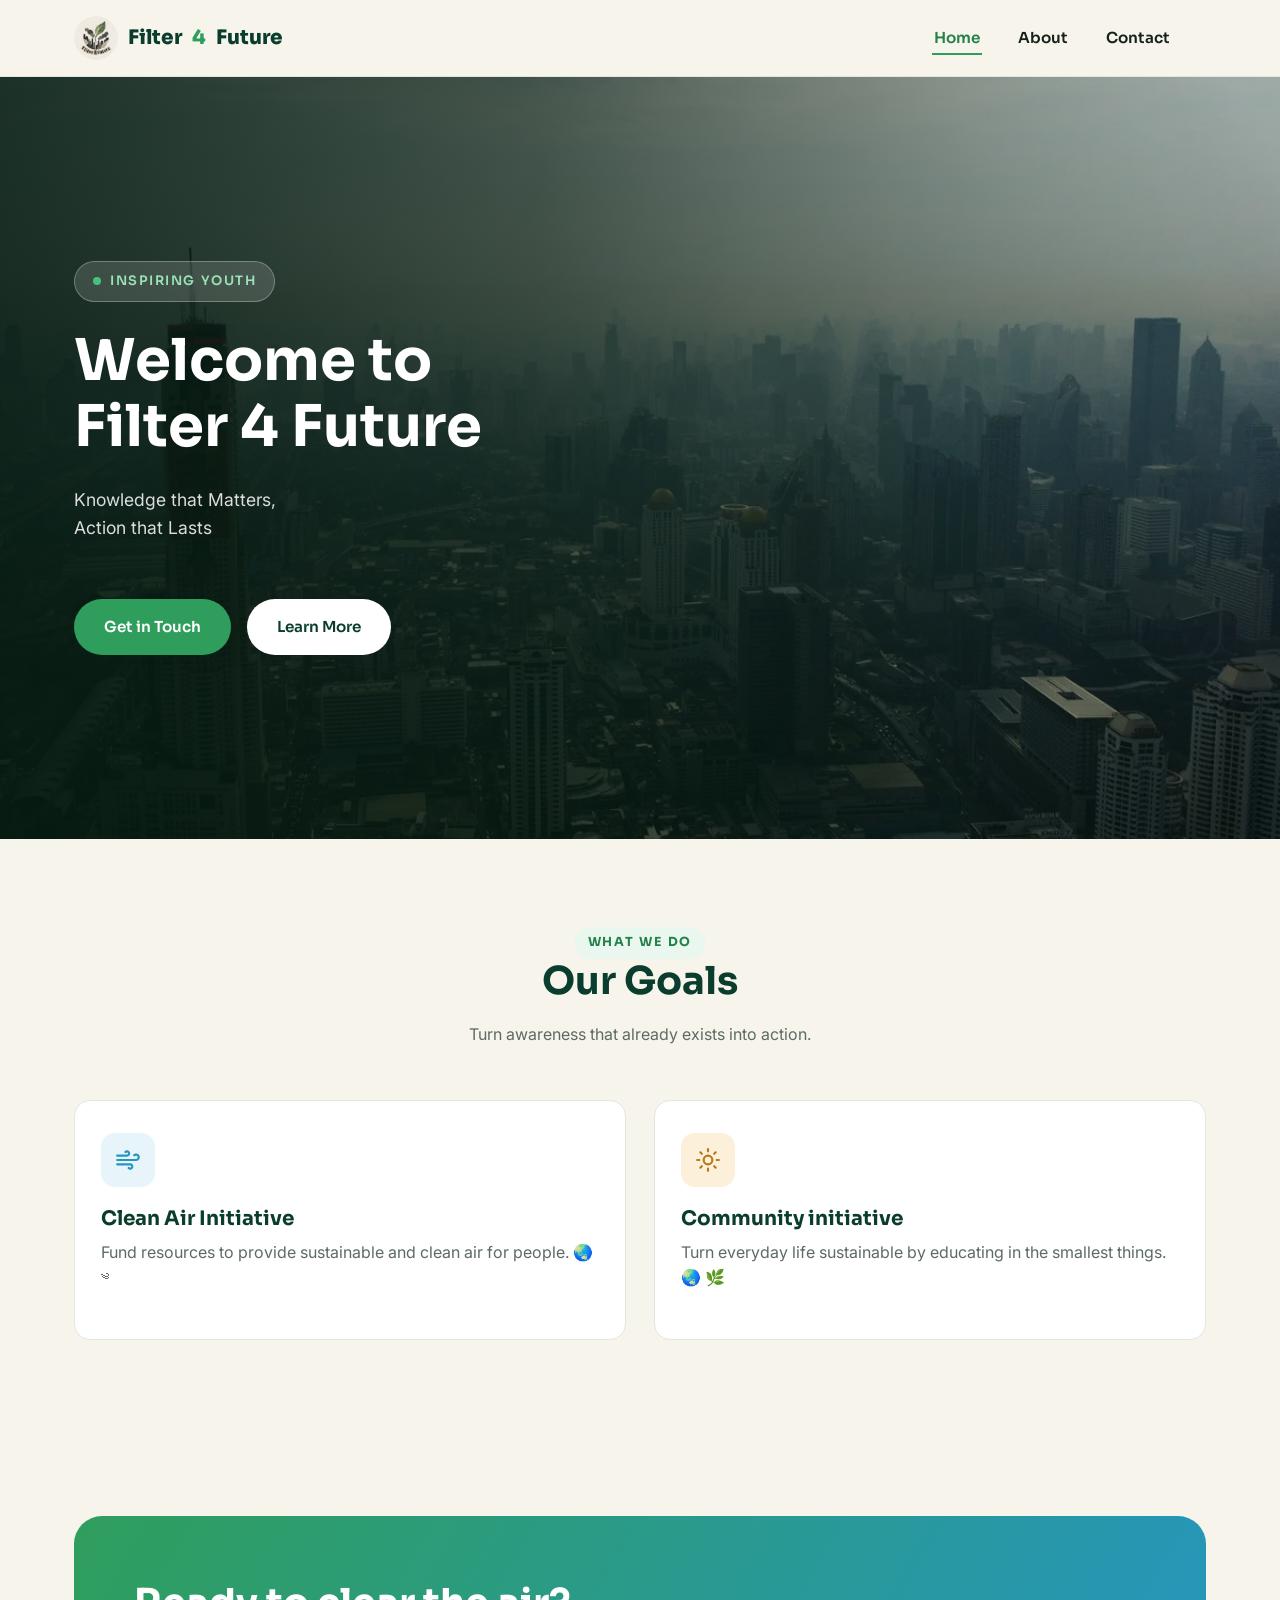
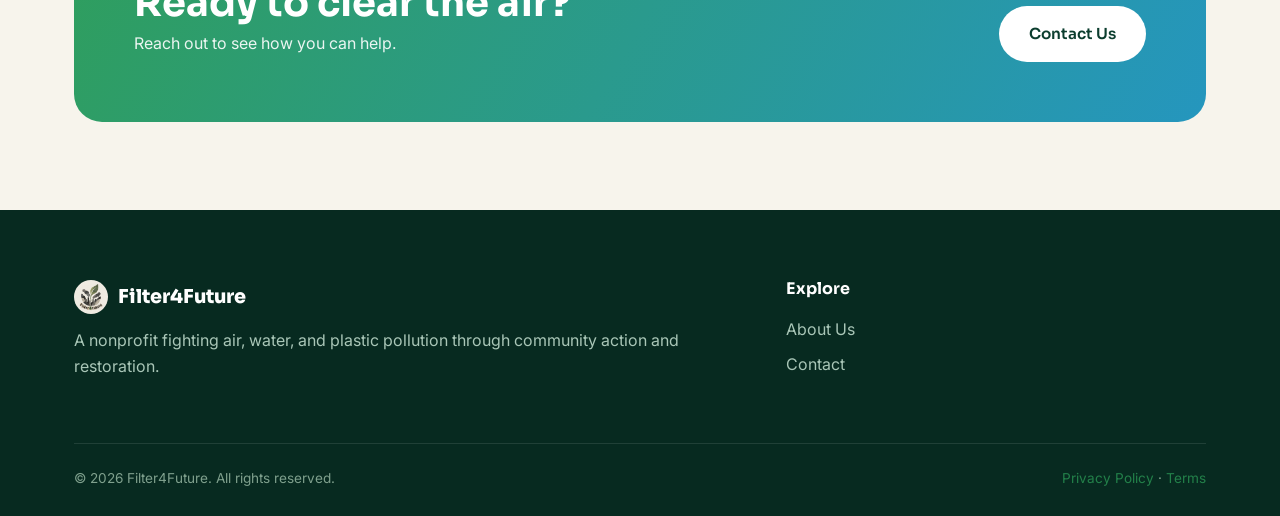
<file: index.html>
<!DOCTYPE html>
<html lang="en">
<head>
<meta charset="UTF-8">
<meta name="viewport" content="width=device-width, initial-scale=1.0">
<title>Filter4Future — Clean Air. Clean Water. Clean Future.</title>
<meta name="description" content="Filter4Future is a nonprofit fighting air, water, and plastic pollution through community action, restoration projects, and policy advocacy.">
<link rel="icon" href="data:image/svg+xml,<svg xmlns=%22http://www.w3.org/2000/svg%22 viewBox=%220 0 100 100%22><circle cx=%2250%22 cy=%2250%22 r=%2248%22 fill=%22%232f9e5c%22/></svg>">
<link rel="preconnect" href="https://fonts.googleapis.com">
<link rel="preconnect" href="https://fonts.gstatic.com" crossorigin>
<link href="https://fonts.googleapis.com/css2?family=Inter:wght@400;500;600;700&family=Sora:wght@600;700;800&display=swap" rel="stylesheet">
<link rel="stylesheet" href="assets/css/style.css">
</head>
<body>

<header class="site-header">
  <nav class="nav">
    <a href="index.html" class="brand">
      <img class="logo-photo" src="assets/img/logo-square.jpg" alt="Filter4Future logo">
      Filter<span class="f4">4</span>Future
    </a>
    <ul class="nav-links">
      <li><a href="index.html" data-page="index.html" class="active">Home</a></li>
      <li><a href="about.html" data-page="about.html">About</a></li>
      <li><a href="contact.html" data-page="contact.html">Contact</a></li>
    </ul>
    <div class="nav-actions">
      <button class="nav-toggle" aria-label="Toggle menu"><span></span><span></span><span></span></button>
    </div>
  </nav>
</header>

<!-- ===================== HERO ===================== -->
<section class="hero-photo">
  <img src="assets/img/hero-photo.webp" alt="Smog over a dense city skyline">
  <div class="hero-photo-overlay"></div>
  <div class="hero-photo-inner">
    <div class="hero-photo-copy">
      <span class="hero-photo-badge"><span class="dot"></span>Inspiring Youth</span>
      <h1>Welcome to<br>Filter 4 Future</h1>
      <p>Knowledge that Matters,<br>Action that Lasts</p>
      <div class="hero-cta-row">
        <a href="contact.html" class="btn btn-primary">Get in Touch</a>
        <a href="about.html" class="btn btn-light">Learn More</a>
      </div>
    </div>
  </div>
</section>

<!-- ===================== MISSION CARDS ===================== -->
<section>
  <div class="container">
    <div class="section-head reveal">
      <span class="eyebrow">What we do</span>
      <h2>Our Goals</h2>
      <p>Turn awareness that already exists into action.</p>
    </div>
    <div class="grid-2">
      <div class="card reveal">
        <div class="icon-badge sky">
          <svg viewBox="0 0 24 24" fill="none" stroke="currentColor" stroke-width="2" stroke-linecap="round" stroke-linejoin="round"><path d="M17.7 7.7a2.5 2.5 0 1 1 1.8 4.3H2"/><path d="M9.6 4.6A2 2 0 1 1 11 8H2"/><path d="M12.6 19.4A2 2 0 1 0 14 16H2"/></svg>
        </div>
        <h3>Clean Air Initiative</h3>
        <p>Fund resources to provide sustainable and clean air for people. 🌏 ༄</p>
      </div>
      <div class="card reveal">
        <div class="icon-badge sun">
          <svg viewBox="0 0 24 24" fill="none" stroke="currentColor" stroke-width="2" stroke-linecap="round" stroke-linejoin="round"><circle cx="12" cy="12" r="4"/><path d="M12 2v2M12 20v2M4.9 4.9l1.4 1.4M17.7 17.7l1.4 1.4M2 12h2M20 12h2M4.9 19.1l1.4-1.4M17.7 6.3l1.4-1.4"/></svg>
        </div>
        <h3>Community initiative</h3>
        <p>Turn everyday life sustainable by educating in the smallest things. 🌏 🌿</p>
      </div>
    </div>
  </div>
</section>

<!-- ===================== CTA ===================== -->
<section>
  <div class="container">
    <div class="cta-band reveal">
      <div>
        <h2>Ready to clear the air?</h2>
        <p>Reach out to see how you can help.</p>
      </div>
      <div class="hero-cta-row">
        <a href="contact.html" class="btn btn-light">Contact Us</a>
      </div>
    </div>
  </div>
</section>

<button class="back-to-top" aria-label="Back to top">
  <svg viewBox="0 0 24 24" fill="none" stroke="currentColor" stroke-width="2"><path d="M12 19V5M5 12l7-7 7 7"/></svg>
</button>

<!-- ===================== FOOTER ===================== -->
<footer class="site-footer">
  <div class="container">
    <div class="footer-grid">
      <div>
        <div class="footer-brand">
          <img class="logo-photo" src="assets/img/logo-square.jpg" alt="Filter4Future logo">
          Filter4Future
        </div>
        <p>A nonprofit fighting air, water, and plastic pollution through community action and restoration.</p>
      </div>
      <div>
        <h4>Explore</h4>
        <ul>
          <li><a href="about.html">About Us</a></li>
          <li><a href="contact.html">Contact</a></li>
        </ul>
      </div>
    </div>
    <div class="footer-bottom">
      <span>© 2026 Filter4Future. All rights reserved.</span>
      <span><a href="#">Privacy Policy</a> · <a href="#">Terms</a></span>
    </div>
  </div>
</footer>

<script src="assets/js/main.js"></script>
</body>
</html>
</file>
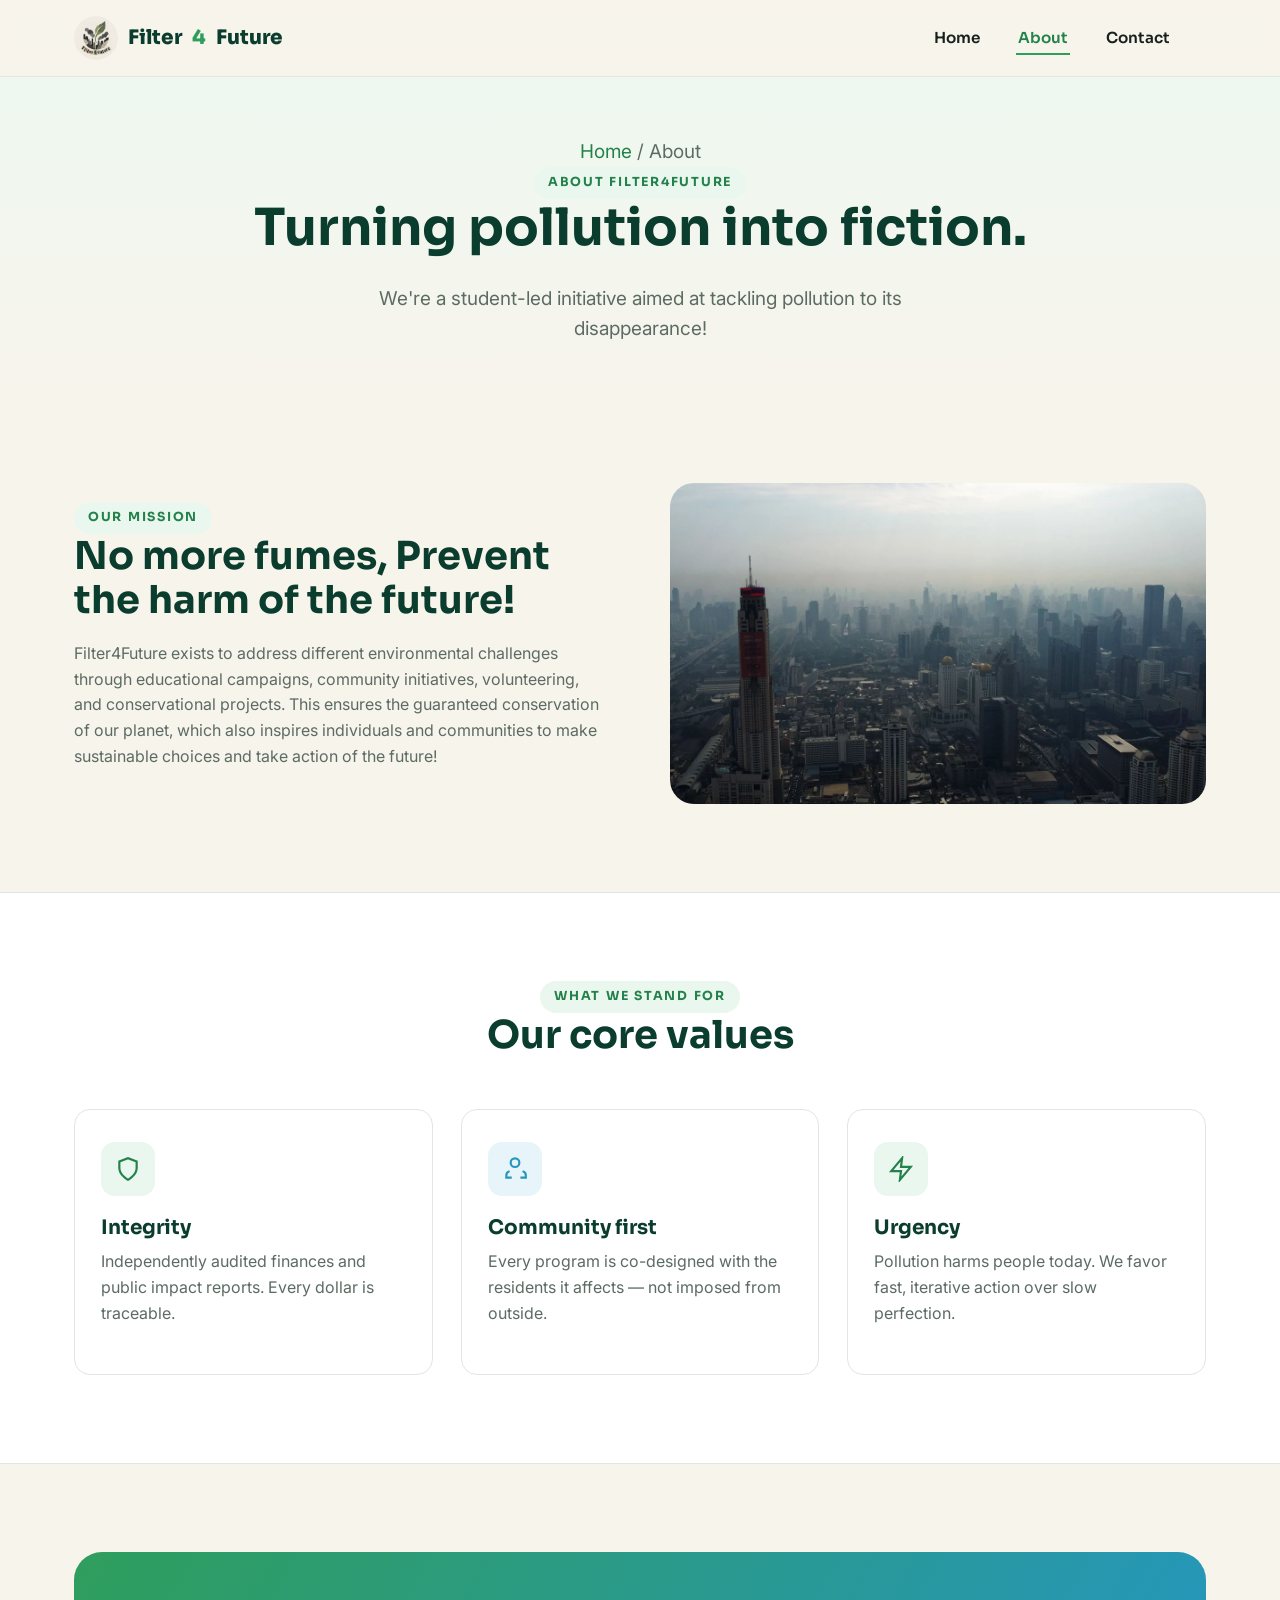
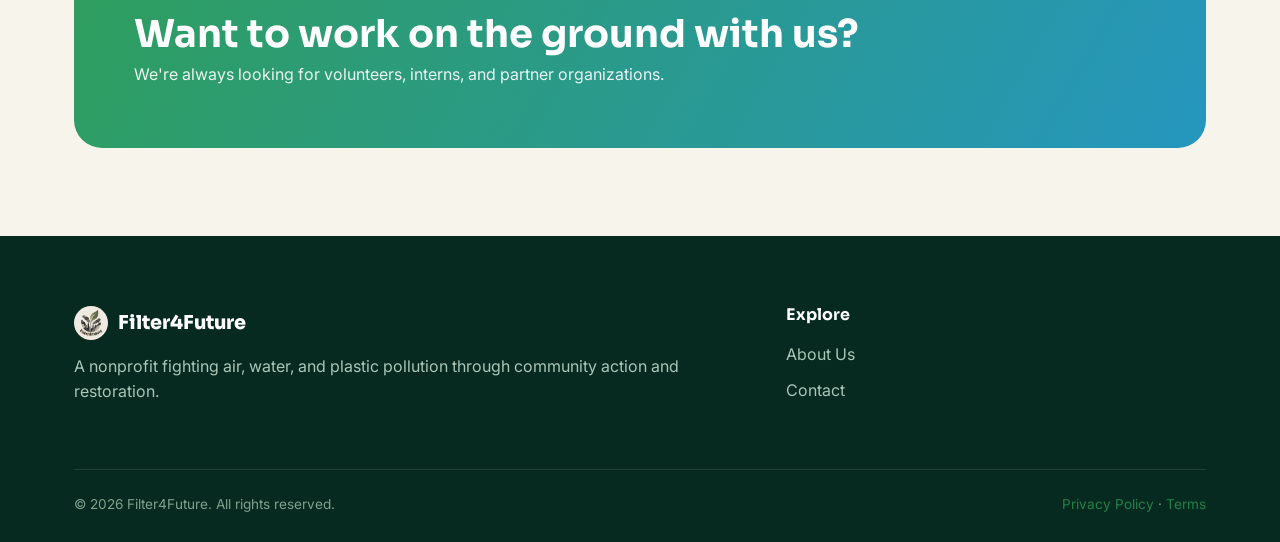
<file: about.html>
<!DOCTYPE html>
<html lang="en">
<head>
<meta charset="UTF-8">
<meta name="viewport" content="width=device-width, initial-scale=1.0">
<title>About Us — Filter4Future</title>
<meta name="description" content="Learn about Filter4Future's mission, story, values, and the team fighting pollution on the ground.">
<link rel="icon" href="data:image/svg+xml,<svg xmlns=%22http://www.w3.org/2000/svg%22 viewBox=%220 0 100 100%22><circle cx=%2250%22 cy=%2250%22 r=%2248%22 fill=%22%232f9e5c%22/></svg>">
<link rel="preconnect" href="https://fonts.googleapis.com">
<link rel="preconnect" href="https://fonts.gstatic.com" crossorigin>
<link href="https://fonts.googleapis.com/css2?family=Inter:wght@400;500;600;700&family=Sora:wght@600;700;800&display=swap" rel="stylesheet">
<link rel="stylesheet" href="assets/css/style.css">
</head>
<body>

<header class="site-header">
  <nav class="nav">
    <a href="index.html" class="brand">
      <img class="logo-photo" src="assets/img/logo-square.jpg" alt="Filter4Future logo">
      Filter<span class="f4">4</span>Future
    </a>
    <ul class="nav-links">
      <li><a href="index.html" data-page="index.html">Home</a></li>
      <li><a href="about.html" data-page="about.html" class="active">About</a></li>
      <li><a href="contact.html" data-page="contact.html">Contact</a></li>
    </ul>
    <div class="nav-actions">
      <button class="nav-toggle" aria-label="Toggle menu"><span></span><span></span><span></span></button>
    </div>
  </nav>
</header>

<section class="page-hero">
  <div class="container">
    <p class="breadcrumb"><a href="index.html">Home</a> / About</p>
    <span class="eyebrow">About Filter4Future</span>
    <h1>Turning pollution into fiction.</h1>
    <p>We're a student-led initiative aimed at tackling pollution to its disappearance!</p>
  </div>
</section>

<!-- Mission / Vision -->
<section>
  <div class="container split reveal">
    <div>
      <span class="eyebrow">Our mission</span>
      <h2>No more fumes, Prevent the harm of the future!</h2>
      <p>Filter4Future exists to address different environmental challenges through educational campaigns, community initiatives, volunteering, and conservational projects. This ensures the guaranteed conservation of our planet, which also inspires individuals and communities to make sustainable choices and take action of the future!</p>
    </div>
    <div class="split-visual">
      <img src="assets/img/hero-photo.webp" alt="Smog over a dense city skyline" style="width:100%; height:100%; object-fit:cover; border-radius:24px; display:block;">
    </div>
  </div>
</section>

<!-- Values -->
<section style="background:var(--paper); border-top:1px solid var(--border); border-bottom:1px solid var(--border);">
  <div class="container">
    <div class="section-head reveal">
      <span class="eyebrow">What we stand for</span>
      <h2>Our core values</h2>
    </div>
    <div class="grid-3">
      <div class="card reveal">
        <div class="icon-badge"><svg viewBox="0 0 24 24" fill="none" stroke="currentColor" stroke-width="2"><path d="M12 22s8-4.5 8-11V5l-8-3-8 3v6c0 6.5 8 11 8 11z"/></svg></div>
        <h3>Integrity</h3>
        <p>Independently audited finances and public impact reports. Every dollar is traceable.</p>
      </div>
      <div class="card reveal">
        <div class="icon-badge sky"><svg viewBox="0 0 24 24" fill="none" stroke="currentColor" stroke-width="2"><path d="M17 20h5v-2a4 4 0 00-3-3.87M9 20H4v-2a4 4 0 013-3.87m5-4a4 4 0 100-8 4 4 0 000 8z"/></svg></div>
        <h3>Community first</h3>
        <p>Every program is co-designed with the residents it affects — not imposed from outside.</p>
      </div>
      <div class="card reveal">
        <div class="icon-badge"><svg viewBox="0 0 24 24" fill="none" stroke="currentColor" stroke-width="2"><path d="M13 2L3 14h9l-1 8 10-12h-9l1-8z"/></svg></div>
        <h3>Urgency</h3>
        <p>Pollution harms people today. We favor fast, iterative action over slow perfection.</p>
      </div>
    </div>
  </div>
</section>

<section>
  <div class="container">
    <div class="cta-band reveal">
      <div>
        <h2>Want to work on the ground with us?</h2>
        <p>We're always looking for volunteers, interns, and partner organizations.</p>
      </div>
    </div>
  </div>
</section>

<button class="back-to-top" aria-label="Back to top">
  <svg viewBox="0 0 24 24" fill="none" stroke="currentColor" stroke-width="2"><path d="M12 19V5M5 12l7-7 7 7"/></svg>
</button>

<footer class="site-footer">
  <div class="container">
    <div class="footer-grid">
      <div>
        <div class="footer-brand">
          <img class="logo-photo" src="assets/img/logo-square.jpg" alt="Filter4Future logo">
          Filter4Future
        </div>
        <p>A nonprofit fighting air, water, and plastic pollution through community action and restoration.</p>
      </div>
      <div>
        <h4>Explore</h4>
        <ul>
          <li><a href="about.html">About Us</a></li>
          <li><a href="contact.html">Contact</a></li>
        </ul>
      </div>
    </div>
    <div class="footer-bottom">
      <span>© 2026 Filter4Future. All rights reserved.</span>
      <span><a href="#">Privacy Policy</a> · <a href="#">Terms</a></span>
    </div>
  </div>
</footer>

<script src="assets/js/main.js"></script>
</body>
</html>
</file>
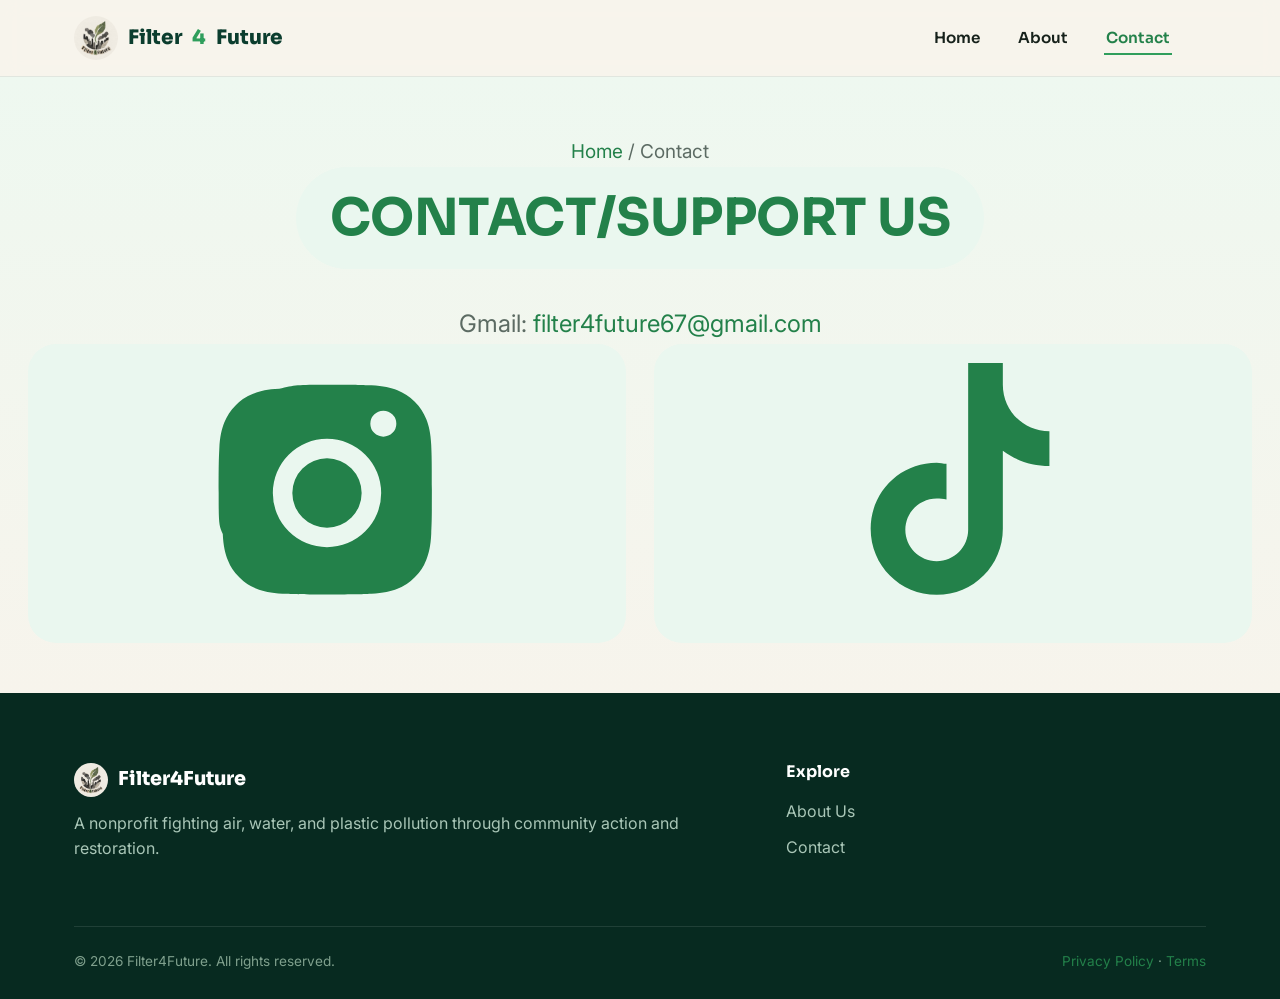
<file: contact.html>
<!DOCTYPE html>
<html lang="en">
<head>
<meta charset="UTF-8">
<meta name="viewport" content="width=device-width, initial-scale=1.0">
<title>Contact Us — Filter4Future</title>
<meta name="description" content="Get in touch with Filter4Future — questions, partnerships, media inquiries, and local chapter info.">
<link rel="icon" href="data:image/svg+xml,<svg xmlns=%22http://www.w3.org/2000/svg%22 viewBox=%220 0 100 100%22><circle cx=%2250%22 cy=%2250%22 r=%2248%22 fill=%22%232f9e5c%22/></svg>">
<link rel="preconnect" href="https://fonts.googleapis.com">
<link rel="preconnect" href="https://fonts.gstatic.com" crossorigin>
<link href="https://fonts.googleapis.com/css2?family=Inter:wght@400;500;600;700&family=Sora:wght@600;700;800&display=swap" rel="stylesheet">
<link rel="stylesheet" href="assets/css/style.css">
</head>
<body>

<header class="site-header">
  <nav class="nav">
    <a href="index.html" class="brand">
      <img class="logo-photo" src="assets/img/logo-square.jpg" alt="Filter4Future logo">
      Filter<span class="f4">4</span>Future
    </a>
    <ul class="nav-links">
      <li><a href="index.html" data-page="index.html">Home</a></li>
      <li><a href="about.html" data-page="about.html">About</a></li>
      <li><a href="contact.html" data-page="contact.html" class="active">Contact</a></li>
    </ul>
    <div class="nav-actions">
      <button class="nav-toggle" aria-label="Toggle menu"><span></span><span></span><span></span></button>
    </div>
  </nav>
</header>

<section class="page-hero">
  <div class="container">
    <p class="breadcrumb"><a href="index.html">Home</a> / Contact</p>
    <span class="eyebrow eyebrow-lg">Contact/Support Us</span>
    <p style="font-size: 1.5rem; margin: 18px auto 0; text-align: center;">Gmail: <a href="mailto:filter4future67@gmail.com">filter4future67@gmail.com</a></p>
    <div class="social-split">
      <a href="https://www.instagram.com/filter4future/" target="_blank" rel="noopener" aria-label="Instagram"><svg viewBox="0 0 24 24" fill="currentColor"><path d="M12 2c2.7 0 3 .01 4.1.06 1.1.05 1.8.22 2.4.46.6.24 1.1.56 1.6 1.06.5.5.82 1 1.06 1.6.24.6.41 1.3.46 2.4.05 1.1.06 1.4.06 4.1s-.01 3-.06 4.1c-.05 1.1-.22 1.8-.46 2.4a4.3 4.3 0 01-1.06 1.6 4.3 4.3 0 01-1.6 1.06c-.6.24-1.3.41-2.4.46-1.1.05-1.4.06-4.1.06s-3-.01-4.1-.06c-1.1-.05-1.8-.22-2.4-.46a4.3 4.3 0 01-1.6-1.06 4.3 4.3 0 01-1.06-1.6c-.24-.6-.41-1.3-.46-2.4C2.01 15 2 14.7 2 12s.01-3 .06-4.1c.05-1.1.22-1.8.46-2.4.24-.6.56-1.1 1.06-1.6a4.3 4.3 0 011.6-1.06c.6-.24 1.3-.41 2.4-.46C9 2.01 9.3 2 12 2zm0 5a5 5 0 100 10 5 5 0 000-10zm0 8.2a3.2 3.2 0 110-6.4 3.2 3.2 0 010 6.4zm5.2-8.4a1.2 1.2 0 100-2.4 1.2 1.2 0 000 2.4z"/></svg></a>
      <a href="https://www.tiktok.com/@filter4future" target="_blank" rel="noopener" aria-label="TikTok"><svg viewBox="0 0 24 24" fill="currentColor"><path d="M16.6 0h-3.2v15.4c0 1.6-1.3 2.9-2.9 2.9s-2.9-1.3-2.9-2.9 1.3-2.9 2.9-2.9c.3 0 .6 0 .9.1V9.3c-.3 0-.6-.1-.9-.1-3.4 0-6.1 2.7-6.1 6.1S7.1 21.4 10.5 21.4s6.1-2.7 6.1-6.1V8.1c1.2.9 2.7 1.4 4.3 1.4V6.3c-2.4 0-4.3-1.9-4.3-4.3V0z"/></svg></a>
    </div>
  </div>
</section>


<button class="back-to-top" aria-label="Back to top">
  <svg viewBox="0 0 24 24" fill="none" stroke="currentColor" stroke-width="2"><path d="M12 19V5M5 12l7-7 7 7"/></svg>
</button>

<footer class="site-footer">
  <div class="container">
    <div class="footer-grid">
      <div>
        <div class="footer-brand">
          <img class="logo-photo" src="assets/img/logo-square.jpg" alt="Filter4Future logo">
          Filter4Future
        </div>
        <p>A nonprofit fighting air, water, and plastic pollution through community action and restoration.</p>
      </div>
      <div>
        <h4>Explore</h4>
        <ul>
          <li><a href="about.html">About Us</a></li>
          <li><a href="contact.html">Contact</a></li>
        </ul>
      </div>
    </div>
    <div class="footer-bottom">
      <span>© 2026 Filter4Future. All rights reserved.</span>
      <span><a href="#">Privacy Policy</a> · <a href="#">Terms</a></span>
    </div>
  </div>
</footer>

<script src="assets/js/main.js"></script>
</body>
</html>
</file>
<file: assets/css/style.css>
/* ===========================================================
   Filter4Future — stylesheet
   =========================================================== */

:root {
  --forest: #0b3d2e;
  --forest-dark: #072a20;
  --leaf: #2f9e5c;
  --leaf-dark: #23814a;
  --leaf-light: #eaf7ef;
  --sky: #2596be;
  --sky-light: #e7f5fa;
  --sun: #f4a531;
  --sand: #f7f4ec;
  --paper: #ffffff;
  --charcoal: #16211b;
  --muted: #5c6b63;
  --border: #e1e6df;

  --font-head: "Sora", "Poppins", "Segoe UI", sans-serif;
  --font-body: "Inter", "Segoe UI", sans-serif;

  --radius-sm: 10px;
  --radius-md: 16px;
  --radius-lg: 28px;

  --shadow-sm: 0 2px 10px rgba(11, 61, 46, 0.07);
  --shadow-md: 0 12px 32px rgba(11, 61, 46, 0.12);
  --shadow-lg: 0 24px 60px rgba(11, 61, 46, 0.18);

  --container: 1180px;
}

* { box-sizing: border-box; }

html { scroll-behavior: smooth; }

body {
  margin: 0;
  font-family: var(--font-body);
  color: var(--charcoal);
  background: var(--sand);
  line-height: 1.6;
  -webkit-font-smoothing: antialiased;
}

img { max-width: 100%; display: block; }

h1, h2, h3, h4 {
  font-family: var(--font-head);
  color: var(--forest);
  line-height: 1.15;
  margin: 0 0 0.5em;
  font-weight: 700;
}

h1 { font-size: clamp(2.2rem, 4vw, 3.4rem); }
h2 { font-size: clamp(1.7rem, 3vw, 2.4rem); }
h3 { font-size: 1.25rem; }

p { margin: 0 0 1em; color: var(--muted); }

a { color: var(--leaf-dark); text-decoration: none; }

.container {
  width: 100%;
  max-width: var(--container);
  margin: 0 auto;
  padding: 0 24px;
}

section { padding: 88px 0; }

.eyebrow {
  display: inline-flex;
  align-items: center;
  gap: 8px;
  font-family: var(--font-head);
  font-size: 0.78rem;
  font-weight: 700;
  letter-spacing: 0.14em;
  text-transform: uppercase;
  color: var(--leaf-dark);
  background: var(--leaf-light);
  padding: 6px 14px;
  border-radius: 999px;
}
.eyebrow-lg {
  display: inline-block;
  max-width: 92vw;
  font-size: clamp(1.6rem, 4vw, 3.4rem);
  letter-spacing: -0.01em;
  padding: 10px 34px;
  margin-bottom: 18px;
  text-align: center;
  white-space: normal;
  overflow-wrap: break-word;
  box-sizing: border-box;
}

.section-head {
  max-width: 640px;
  margin: 0 auto 52px;
  text-align: center;
}
.section-head.left { margin: 0 0 52px; text-align: left; }

/* ---------- Buttons ---------- */
.btn {
  display: inline-flex;
  align-items: center;
  justify-content: center;
  gap: 8px;
  font-family: var(--font-head);
  font-weight: 600;
  font-size: 0.95rem;
  padding: 14px 28px;
  border-radius: 999px;
  border: 2px solid transparent;
  cursor: pointer;
  transition: transform 0.18s ease, box-shadow 0.18s ease, background 0.18s ease, color 0.18s ease;
  white-space: nowrap;
}
.btn-primary {
  background: var(--leaf);
  color: #fff;
  box-shadow: var(--shadow-sm);
}
.btn-primary:hover { background: var(--leaf-dark); transform: translateY(-2px); box-shadow: var(--shadow-md); }

.btn-ghost {
  background: transparent;
  border-color: rgba(11,61,46,0.18);
  color: var(--forest);
}
.btn-ghost:hover { border-color: var(--leaf); color: var(--leaf-dark); transform: translateY(-2px); }

.btn-light {
  background: #fff;
  color: var(--forest);
}
.btn-light:hover { transform: translateY(-2px); box-shadow: var(--shadow-md); }

.btn-sun {
  background: var(--sun);
  color: var(--forest-dark);
}
.btn-sun:hover { transform: translateY(-2px); box-shadow: var(--shadow-md); }

.btn-block { width: 100%; }

/* ---------- Header / Nav ---------- */
.site-header {
  position: sticky;
  top: 0;
  z-index: 100;
  background: rgba(247, 244, 236, 0.88);
  backdrop-filter: blur(10px);
  border-bottom: 1px solid var(--border);
}
.nav {
  display: flex;
  align-items: center;
  gap: 34px;
  padding: 16px 24px;
  max-width: var(--container);
  margin: 0 auto;
}
.brand {
  display: flex;
  align-items: center;
  gap: 10px;
  font-family: var(--font-head);
  font-weight: 800;
  font-size: 1.25rem;
  color: var(--forest);
}
.brand .logo-mark { width: 38px; height: 38px; flex-shrink: 0; }
.brand span.f4 { color: var(--leaf); }

.nav-links {
  display: flex;
  align-items: center;
  gap: 34px;
  list-style: none;
  margin: 0 0 0 auto;
  padding: 0;
}
.nav-links a {
  font-family: var(--font-head);
  font-weight: 600;
  font-size: 0.95rem;
  color: var(--charcoal);
  padding: 6px 2px;
  border-bottom: 2px solid transparent;
  transition: color 0.15s ease, border-color 0.15s ease;
}
.nav-links a:hover, .nav-links a.active { color: var(--leaf-dark); border-color: var(--leaf); }

.nav-actions { display: flex; align-items: center; gap: 14px; }

.nav-toggle {
  display: none;
  background: none;
  border: none;
  cursor: pointer;
  padding: 6px;
}
.nav-toggle span {
  display: block;
  width: 26px;
  height: 2.5px;
  background: var(--forest);
  margin: 5px 0;
  border-radius: 2px;
  transition: transform 0.2s ease, opacity 0.2s ease;
}

@media (max-width: 900px) {
  .nav-links {
    position: absolute;
    top: 100%;
    left: 0;
    right: 0;
    background: var(--paper);
    flex-direction: column;
    align-items: flex-start;
    gap: 4px;
    padding: 10px 24px 20px;
    border-bottom: 1px solid var(--border);
    box-shadow: var(--shadow-md);
    display: none;
  }
  .nav-links.open { display: flex; }
  .nav-links a { display: block; padding: 10px 0; width: 100%; }
  .nav-toggle { display: block; }
  .nav-actions .btn-primary { display: none; }
  .nav-links .mobile-cta { display: block; margin-top: 8px; }
}
.nav-links .mobile-cta { display: none; }

/* ---------- Photo Hero (image background) ---------- */
.hero-photo {
  position: relative;
  isolation: isolate;
  overflow: hidden;
  min-height: 620px;
  display: flex;
  align-items: center;
}
.hero-photo > img {
  position: absolute;
  inset: 0;
  width: 100%;
  height: 100%;
  object-fit: cover;
  z-index: -2;
}
.hero-photo-overlay {
  position: absolute;
  inset: 0;
  z-index: -1;
  background: linear-gradient(90deg, rgba(6,28,17,0.88) 0%, rgba(6,28,17,0.72) 42%, rgba(6,28,17,0.28) 100%);
}
.hero-photo-inner { max-width: var(--container); width: 100%; margin: 0 auto; padding: 96px 24px; }
.hero-photo-copy { max-width: 620px; display: flex; flex-direction: column; align-items: flex-start; gap: 26px; }
.hero-photo-badge {
  display: inline-flex;
  align-items: center;
  gap: 9px;
  background: rgba(255,255,255,0.14);
  border: 1px solid rgba(255,255,255,0.28);
  color: #9be3b6;
  font-family: var(--font-head);
  font-size: 13px;
  font-weight: 600;
  letter-spacing: 0.12em;
  text-transform: uppercase;
  padding: 9px 18px;
  border-radius: 999px;
}
.hero-photo-badge .dot { width: 8px; height: 8px; border-radius: 999px; background: #48c07d; }
.hero-photo-copy h1 { color: #fff; font-size: clamp(2.2rem, 4.5vw, 3.75rem); margin: 0; }
.hero-photo-copy p { color: rgba(255,255,255,0.85); font-size: 1.1rem; max-width: 540px; margin: 0; }
.logo-photo { width: 44px; height: 44px; object-fit: cover; object-position: center 34%; border-radius: 999px; flex-shrink: 0; }

/* ---------- Hero ---------- */
.hero {
  position: relative;
  overflow: hidden;
  background: linear-gradient(180deg, #eef8f0 0%, var(--sand) 100%);
  padding: 70px 0 40px;
}
.hero-grid {
  display: grid;
  grid-template-columns: 1.05fr 0.95fr;
  gap: 50px;
  align-items: center;
}
.hero-copy p.lead { font-size: 1.12rem; max-width: 520px; }
.hero-cta-row { display: flex; gap: 16px; flex-wrap: wrap; margin-top: 30px; }

.hero-stats {
  display: flex;
  gap: 36px;
  margin-top: 46px;
  flex-wrap: wrap;
}
.hero-stats .stat b {
  display: block;
  font-family: var(--font-head);
  font-size: 1.8rem;
  color: var(--forest);
}
.hero-stats .stat span { font-size: 0.85rem; color: var(--muted); }

.hero-visual { position: relative; }
.hero-visual svg { width: 100%; height: auto; }

@media (max-width: 900px) {
  .hero-grid { grid-template-columns: 1fr; }
  .hero-visual { order: -1; max-width: 420px; margin: 0 auto; }
}

/* ---------- Marquee / partners ---------- */
.marquee-wrap {
  border-top: 1px solid var(--border);
  border-bottom: 1px solid var(--border);
  background: var(--paper);
  padding: 26px 0;
  overflow: hidden;
}
.marquee-label { text-align:center; font-size:0.8rem; letter-spacing:0.12em; text-transform:uppercase; color: var(--muted); margin-bottom: 16px; font-weight:600;}
.marquee-track {
  display: flex;
  gap: 60px;
  width: max-content;
  animation: scroll-left 26s linear infinite;
}
.marquee-track span {
  font-family: var(--font-head);
  font-weight: 700;
  font-size: 1.1rem;
  color: var(--muted);
  opacity: 0.7;
  white-space: nowrap;
}
@keyframes scroll-left {
  from { transform: translateX(0); }
  to { transform: translateX(-50%); }
}

/* ---------- Cards ---------- */
.grid-3 { display: grid; grid-template-columns: repeat(3, 1fr); gap: 28px; }
.grid-2 { display: grid; grid-template-columns: repeat(2, 1fr); gap: 28px; }
.grid-4 { display: grid; grid-template-columns: repeat(4, 1fr); gap: 24px; }

@media (max-width: 950px) {
  .grid-3, .grid-4 { grid-template-columns: repeat(2, 1fr); }
}
@media (max-width: 640px) {
  .grid-3, .grid-2, .grid-4 { grid-template-columns: 1fr; }
}

.card {
  background: var(--paper);
  border: 1px solid var(--border);
  border-radius: var(--radius-md);
  padding: 32px 26px;
  transition: transform 0.2s ease, box-shadow 0.2s ease, border-color 0.2s ease;
}
.card:hover { transform: translateY(-6px); box-shadow: var(--shadow-md); border-color: transparent; }

.icon-badge {
  width: 54px;
  height: 54px;
  display: flex;
  align-items: center;
  justify-content: center;
  border-radius: 14px;
  background: var(--leaf-light);
  color: var(--leaf-dark);
  margin-bottom: 20px;
}
.icon-badge svg { width: 26px; height: 26px; }
.icon-badge.sky { background: var(--sky-light); color: var(--sky); }
.icon-badge.sun { background: #fdf0da; color: #b9791b; }

/* ---------- Alternating "about/program" section ---------- */
.split {
  display: grid;
  grid-template-columns: 1fr 1fr;
  gap: 60px;
  align-items: center;
}
.split.reverse .split-visual { order: 2; }
@media (max-width: 900px) {
  .split { grid-template-columns: 1fr; gap: 32px; }
  .split.reverse .split-visual { order: -1; }
}
.split-visual svg { width: 100%; height: auto; }

.tick-list { list-style: none; padding: 0; margin: 22px 0; }
.tick-list li {
  display: flex;
  gap: 12px;
  align-items: flex-start;
  margin-bottom: 14px;
  color: var(--charcoal);
  font-weight: 500;
}
.tick-list svg { flex-shrink: 0; width: 22px; height: 22px; color: var(--leaf); margin-top: 1px; }

/* ---------- Stats band ---------- */
.stats-band {
  background: var(--forest);
  color: #fff;
  padding: 64px 0;
}
.stats-band .grid-4 { text-align: center; }
.stats-band b {
  display: block;
  font-family: var(--font-head);
  font-size: 2.4rem;
  color: var(--sun);
}
.stats-band span { color: #cfe6d8; font-size: 0.92rem; }

/* ---------- Testimonials ---------- */
.testimonial-card {
  background: var(--leaf-light);
  border-radius: var(--radius-md);
  padding: 34px;
  border: 1px solid #d9efe0;
}
.testimonial-card p.quote {
  color: var(--charcoal);
  font-size: 1.05rem;
  font-style: italic;
}
.testimonial-person { display: flex; align-items: center; gap: 12px; margin-top: 18px; }
.avatar {
  width: 44px; height: 44px; border-radius: 50%;
  background: var(--leaf);
  color: #fff;
  display: flex; align-items: center; justify-content: center;
  font-family: var(--font-head); font-weight: 700;
}
.testimonial-person strong { display:block; font-size: 0.95rem; color: var(--forest); }
.testimonial-person small { color: var(--muted); }

/* ---------- CTA band ---------- */
.cta-band {
  background: linear-gradient(120deg, var(--leaf) 0%, var(--sky) 100%);
  border-radius: var(--radius-lg);
  padding: 60px;
  color: #fff;
  display: flex;
  align-items: center;
  justify-content: space-between;
  gap: 30px;
  flex-wrap: wrap;
}
.cta-band h2 { color: #fff; margin-bottom: 6px; }
.cta-band p { color: rgba(255,255,255,0.9); margin: 0; }

/* ---------- Newsletter ---------- */
.newsletter-form { display: flex; gap: 10px; max-width: 420px; flex-wrap: wrap; }
.newsletter-form input {
  flex: 1;
  min-width: 200px;
  padding: 13px 16px;
  border-radius: 999px;
  border: none;
  font-family: var(--font-body);
  font-size: 0.95rem;
}

/* ---------- Footer ---------- */
footer.site-footer {
  background: var(--forest-dark);
  color: #cfe6d8;
  padding: 70px 0 26px;
}
.footer-grid {
  display: grid;
  grid-template-columns: 1.6fr 1fr;
  gap: 40px;
  margin-bottom: 48px;
}
@media (max-width: 500px) { .footer-grid { grid-template-columns: 1fr; } }

.footer-grid h4 { color: #fff; font-size: 1rem; margin-bottom: 18px; }
.footer-grid a, .footer-grid p { color: #a9c6b7; }
.footer-grid ul { list-style: none; padding: 0; margin: 0; }
.footer-grid li { margin-bottom: 10px; }
.footer-grid a:hover { color: #fff; }

.footer-brand { display: flex; align-items: center; gap: 10px; font-family: var(--font-head); font-weight: 800; font-size: 1.2rem; color: #fff; margin-bottom: 14px; }
.footer-brand .logo-mark, .footer-brand .logo-photo { width: 34px; height: 34px; }

.social-row { display: flex; gap: 12px; margin-top: 16px; }
.social-row a {
  width: 38px; height: 38px;
  border-radius: 50%;
  background: rgba(255,255,255,0.08);
  display: flex; align-items: center; justify-content: center;
  transition: background 0.2s ease;
}
.social-row a:hover { background: var(--leaf); }
.social-row svg { width: 18px; height: 18px; color: #fff; }

.social-row-light { justify-content: center; }
.social-row-light a { background: var(--leaf-light); }
.social-row-light a:hover { background: var(--leaf); }
.social-row-light svg { color: var(--leaf-dark); }
.social-row-light a:hover svg { color: #fff; }

.social-split {
  width: 100vw;
  margin-left: calc(50% - 50vw);
  display: flex;
  gap: 28px;
  padding: 0 28px;
  box-sizing: border-box;
}
.social-split a {
  flex: 1 1 50%;
  display: flex;
  align-items: center;
  justify-content: center;
  aspect-ratio: 2 / 1;
  border-radius: 28px;
  background: var(--leaf-light);
  transition: background 0.2s ease, transform 0.2s ease;
}
.social-split a:hover { background: var(--leaf); transform: translateY(-4px); }
.social-split a:hover svg { color: #fff; }
.social-split svg {
  width: min(32vw, 260px);
  height: min(32vw, 260px);
  color: var(--leaf-dark);
}
@media (max-width: 640px) {
  .social-split { flex-direction: column; padding: 0 16px; }
  .social-split a { aspect-ratio: 3 / 1; }
  .social-split svg { width: min(42vw, 180px); height: min(42vw, 180px); }
}

.footer-bottom {
  border-top: 1px solid rgba(255,255,255,0.1);
  padding-top: 24px;
  display: flex;
  justify-content: space-between;
  flex-wrap: wrap;
  gap: 10px;
  font-size: 0.85rem;
  color: #7fa08d;
}

/* ---------- Page hero (inner pages) ---------- */
.page-hero {
  background: linear-gradient(180deg, #eef8f0 0%, var(--sand) 100%);
  padding: 60px 0 50px;
  text-align: center;
}
.breadcrumb { font-size: 0.85rem; color: var(--muted); margin-bottom: 14px; }
.breadcrumb a { color: var(--leaf-dark); }
.page-hero p { max-width: 620px; margin: 0 auto; font-size: 19px; }

/* ---------- Forms ---------- */
.form-card {
  background: var(--paper);
  border: 1px solid var(--border);
  border-radius: var(--radius-md);
  padding: 40px;
  box-shadow: var(--shadow-sm);
}
.form-row { display: grid; grid-template-columns: 1fr 1fr; gap: 18px; margin-bottom: 18px; }
@media (max-width: 600px) { .form-row { grid-template-columns: 1fr; } }
.field { display: flex; flex-direction: column; gap: 6px; margin-bottom: 18px; }
.field label { font-weight: 600; font-size: 0.88rem; color: var(--forest); }
.field input, .field select, .field textarea {
  padding: 12px 14px;
  border-radius: var(--radius-sm);
  border: 1px solid var(--border);
  font-family: var(--font-body);
  font-size: 0.95rem;
  background: #fbfbf8;
}
.field input:focus, .field select:focus, .field textarea:focus {
  outline: none;
  border-color: var(--leaf);
  background: #fff;
}
.field textarea { resize: vertical; min-height: 120px; }
.form-note { font-size: 0.85rem; color: var(--muted); margin-top: 10px; }
.form-success {
  display: none;
  background: var(--leaf-light);
  border: 1px solid #bfe6cc;
  color: var(--forest);
  padding: 14px 18px;
  border-radius: var(--radius-sm);
  margin-bottom: 18px;
  font-weight: 600;
}

/* ---------- Donate tiers ---------- */
.tier-card {
  text-align: center;
  border: 2px solid var(--border);
  position: relative;
}
.tier-card.featured { border-color: var(--leaf); }
.tier-card .badge {
  position: absolute; top: -14px; left: 50%; transform: translateX(-50%);
  background: var(--sun); color: var(--forest-dark);
  font-family: var(--font-head); font-weight: 700; font-size: 0.75rem;
  padding: 5px 14px; border-radius: 999px;
}
.tier-price { font-family: var(--font-head); font-size: 2.2rem; color: var(--forest); margin: 10px 0; }
.tier-price span { font-size: 1rem; color: var(--muted); font-weight: 500; }

/* ---------- Team ---------- */
.team-card { text-align: center; }
.team-photo {
  width: 110px; height: 110px; margin: 0 auto 16px;
  border-radius: 50%;
  background: var(--leaf-light);
  display: flex; align-items: center; justify-content: center;
  color: var(--leaf-dark);
  font-family: var(--font-head); font-weight: 800; font-size: 1.6rem;
}
.team-card h3 { margin-bottom: 2px; }
.team-role { color: var(--leaf-dark); font-weight: 600; font-size: 0.88rem; margin-bottom: 10px; }

/* ---------- Values / timeline ---------- */
.timeline { position: relative; padding-left: 30px; border-left: 2px solid var(--border); }
.timeline-item { position: relative; padding-bottom: 40px; }
.timeline-item:last-child { padding-bottom: 0; }
.timeline-item::before {
  content: "";
  position: absolute;
  left: -37px; top: 4px;
  width: 14px; height: 14px;
  border-radius: 50%;
  background: var(--leaf);
  border: 3px solid var(--leaf-light);
}
.timeline-year { font-family: var(--font-head); font-weight: 800; color: var(--sky); font-size: 0.9rem; }

/* ---------- Program detail ---------- */
.program-detail {
  border: 1px solid var(--border);
  border-radius: var(--radius-lg);
  padding: 44px;
  margin-bottom: 32px;
}
.program-detail .tag {
  display: inline-block;
  background: var(--sky-light);
  color: var(--sky);
  font-family: var(--font-head);
  font-weight: 700;
  font-size: 0.75rem;
  letter-spacing: 0.06em;
  text-transform: uppercase;
  padding: 5px 12px;
  border-radius: 999px;
  margin-bottom: 14px;
}
.program-meta { display: flex; gap: 26px; flex-wrap: wrap; margin-top: 18px; padding-top: 18px; border-top: 1px solid var(--border); }
.program-meta div b { display:block; color: var(--forest); font-family: var(--font-head); }
.program-meta div span { font-size: 0.85rem; color: var(--muted); }

/* ---------- FAQ ---------- */
.faq-item {
  border-bottom: 1px solid var(--border);
  padding: 22px 0;
}
.faq-q {
  display: flex;
  justify-content: space-between;
  align-items: center;
  cursor: pointer;
  font-family: var(--font-head);
  font-weight: 700;
  color: var(--forest);
  gap: 20px;
}
.faq-q .plus { transition: transform 0.2s ease; font-size: 1.4rem; color: var(--leaf); flex-shrink: 0; }
.faq-item.open .faq-q .plus { transform: rotate(45deg); }
.faq-a {
  max-height: 0;
  overflow: hidden;
  transition: max-height 0.25s ease;
}
.faq-item.open .faq-a { max-height: 300px; }
.faq-a p { padding-top: 14px; margin: 0; }

/* ---------- Map / contact ---------- */
.contact-grid { display: grid; grid-template-columns: 1fr 1fr; gap: 40px; }
@media (max-width: 900px) { .contact-grid { grid-template-columns: 1fr; } }
.info-row { display: flex; gap: 16px; margin-bottom: 26px; }
.info-row .icon-badge { margin-bottom: 0; flex-shrink: 0; }
.info-row h3 { margin-bottom: 4px; font-size: 1.05rem; }
.map-frame {
  border-radius: var(--radius-md);
  overflow: hidden;
  border: 1px solid var(--border);
  height: 260px;
}

/* ---------- Utility ---------- */
.mt-0 { margin-top: 0; }
.text-center { text-align: center; }
.reveal { opacity: 0; transform: translateY(24px); transition: opacity 0.6s ease, transform 0.6s ease; }
.reveal.in-view { opacity: 1; transform: translateY(0); }

.back-to-top {
  position: fixed;
  bottom: 26px;
  right: 26px;
  width: 46px;
  height: 46px;
  border-radius: 50%;
  background: var(--forest);
  color: #fff;
  display: flex;
  align-items: center;
  justify-content: center;
  box-shadow: var(--shadow-md);
  opacity: 0;
  pointer-events: none;
  transform: translateY(10px);
  transition: opacity 0.2s ease, transform 0.2s ease;
  z-index: 90;
  border: none;
  cursor: pointer;
}
.back-to-top.show { opacity: 1; pointer-events: auto; transform: translateY(0); }
</file>
